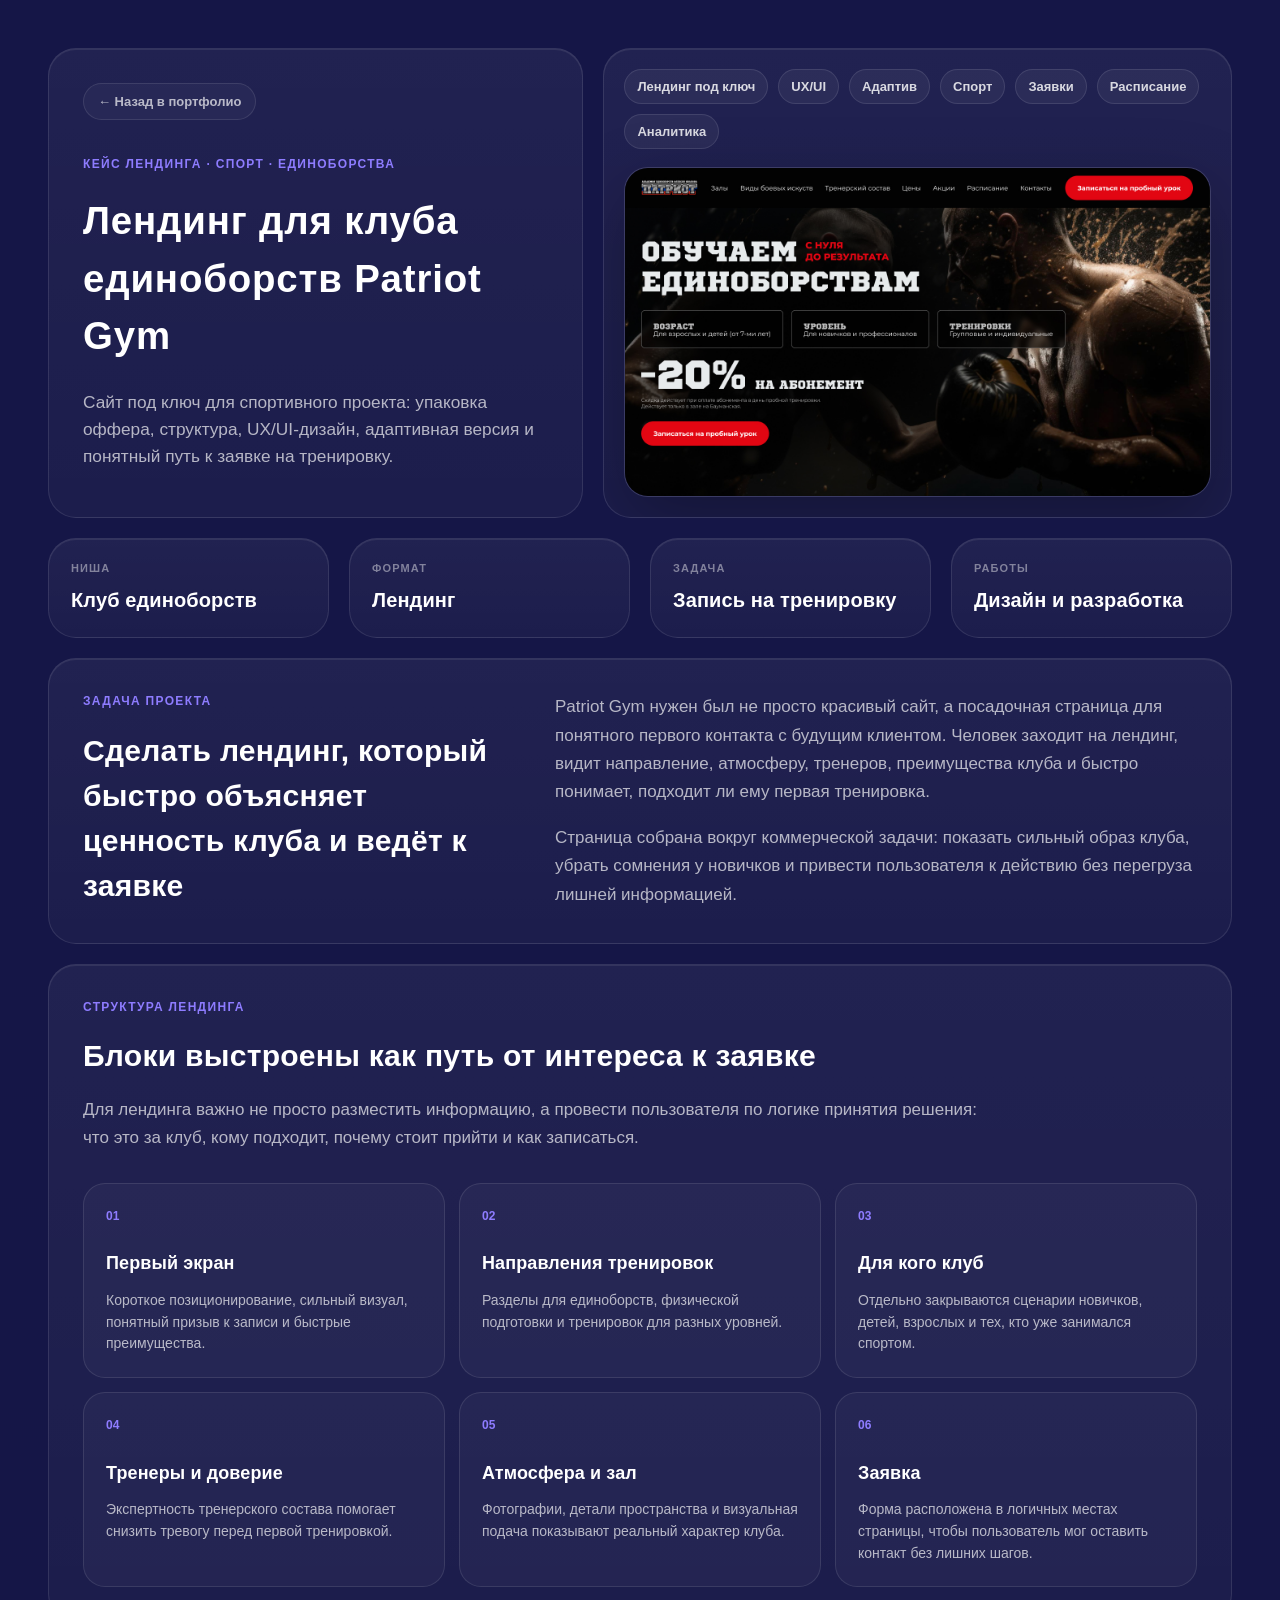
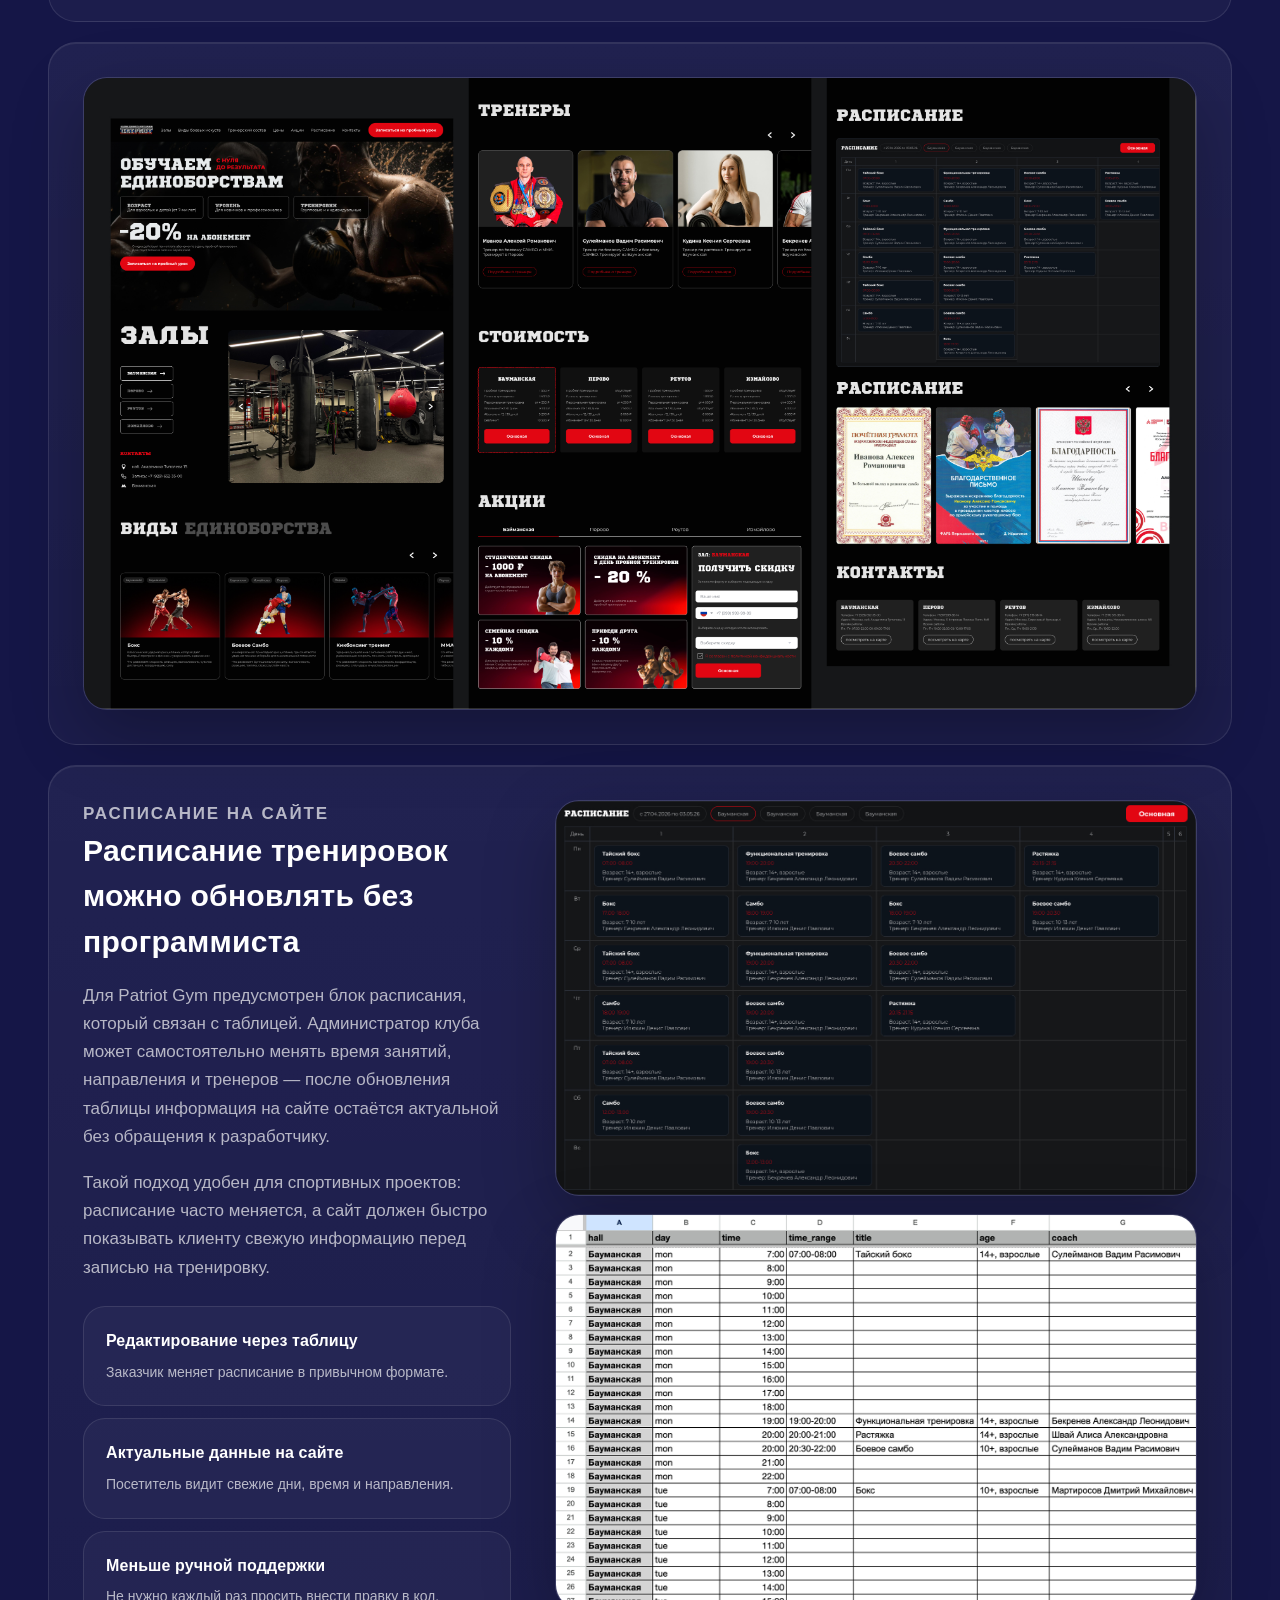
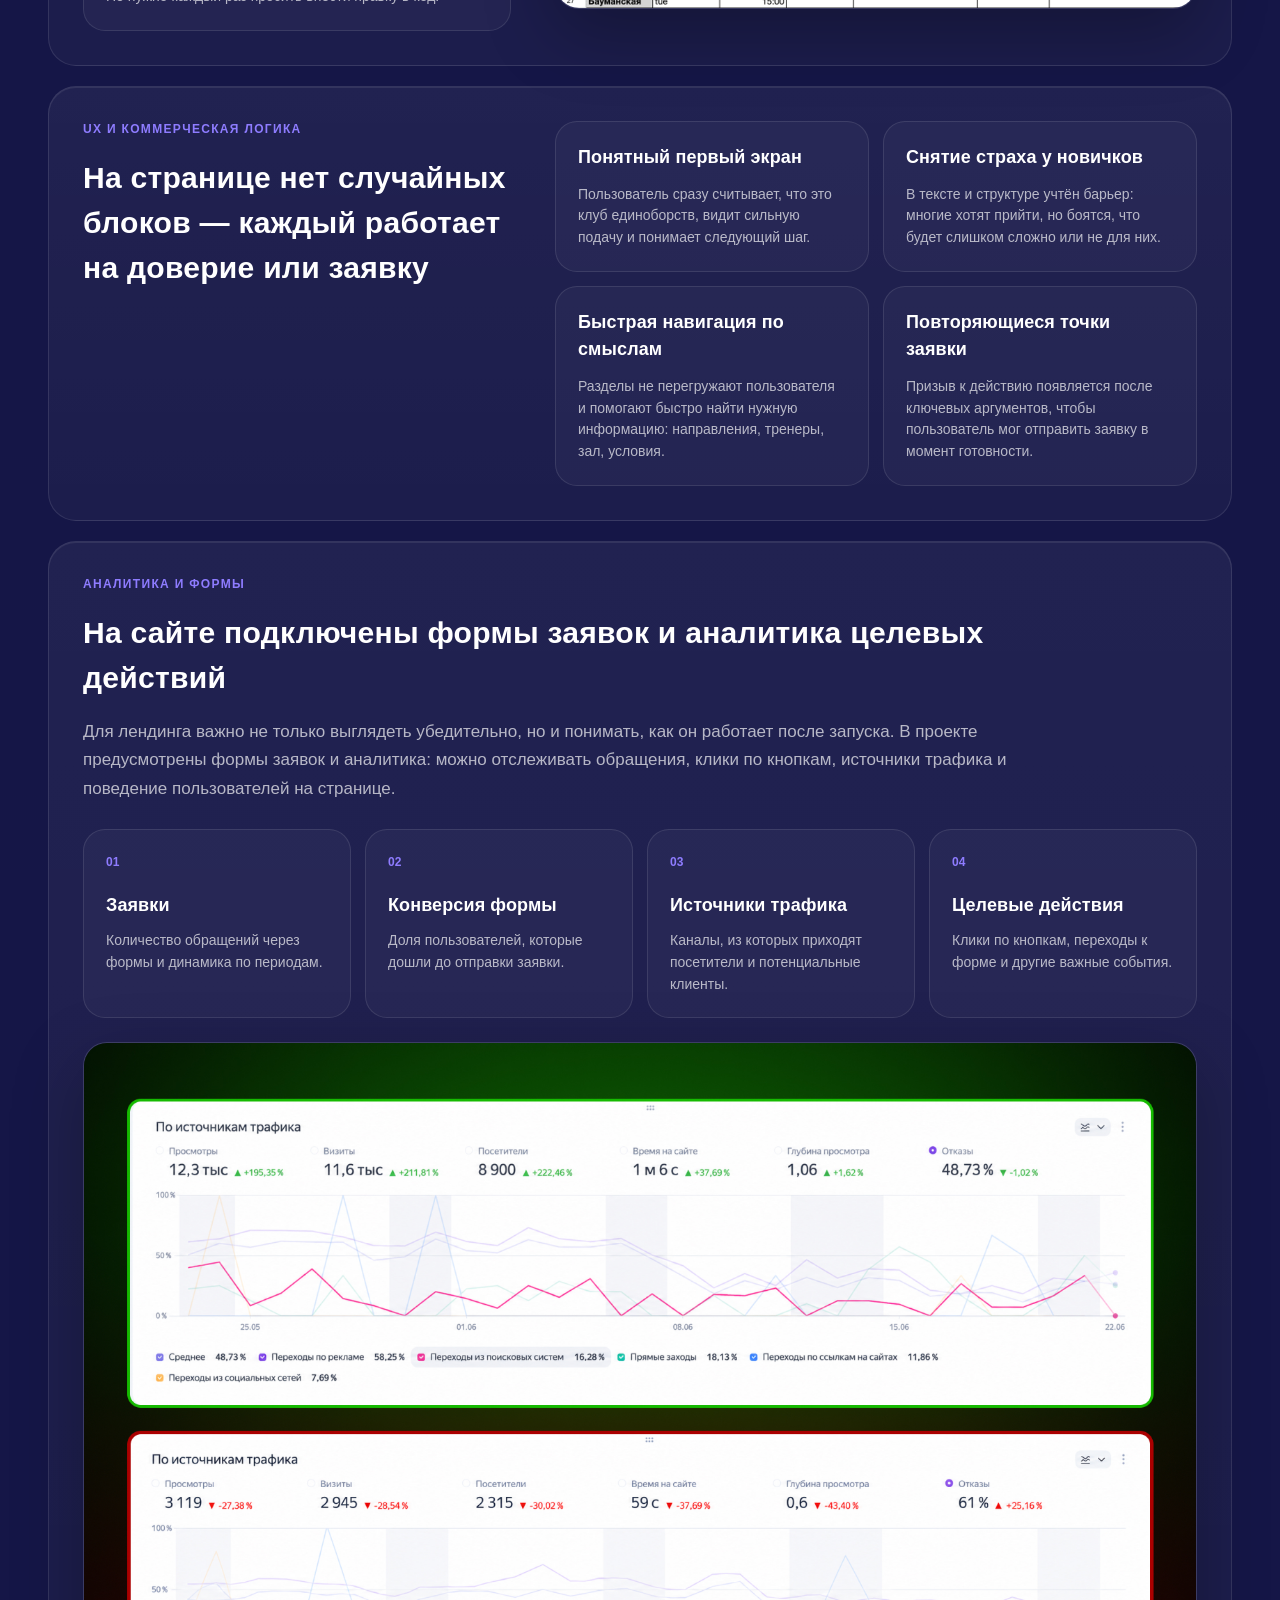
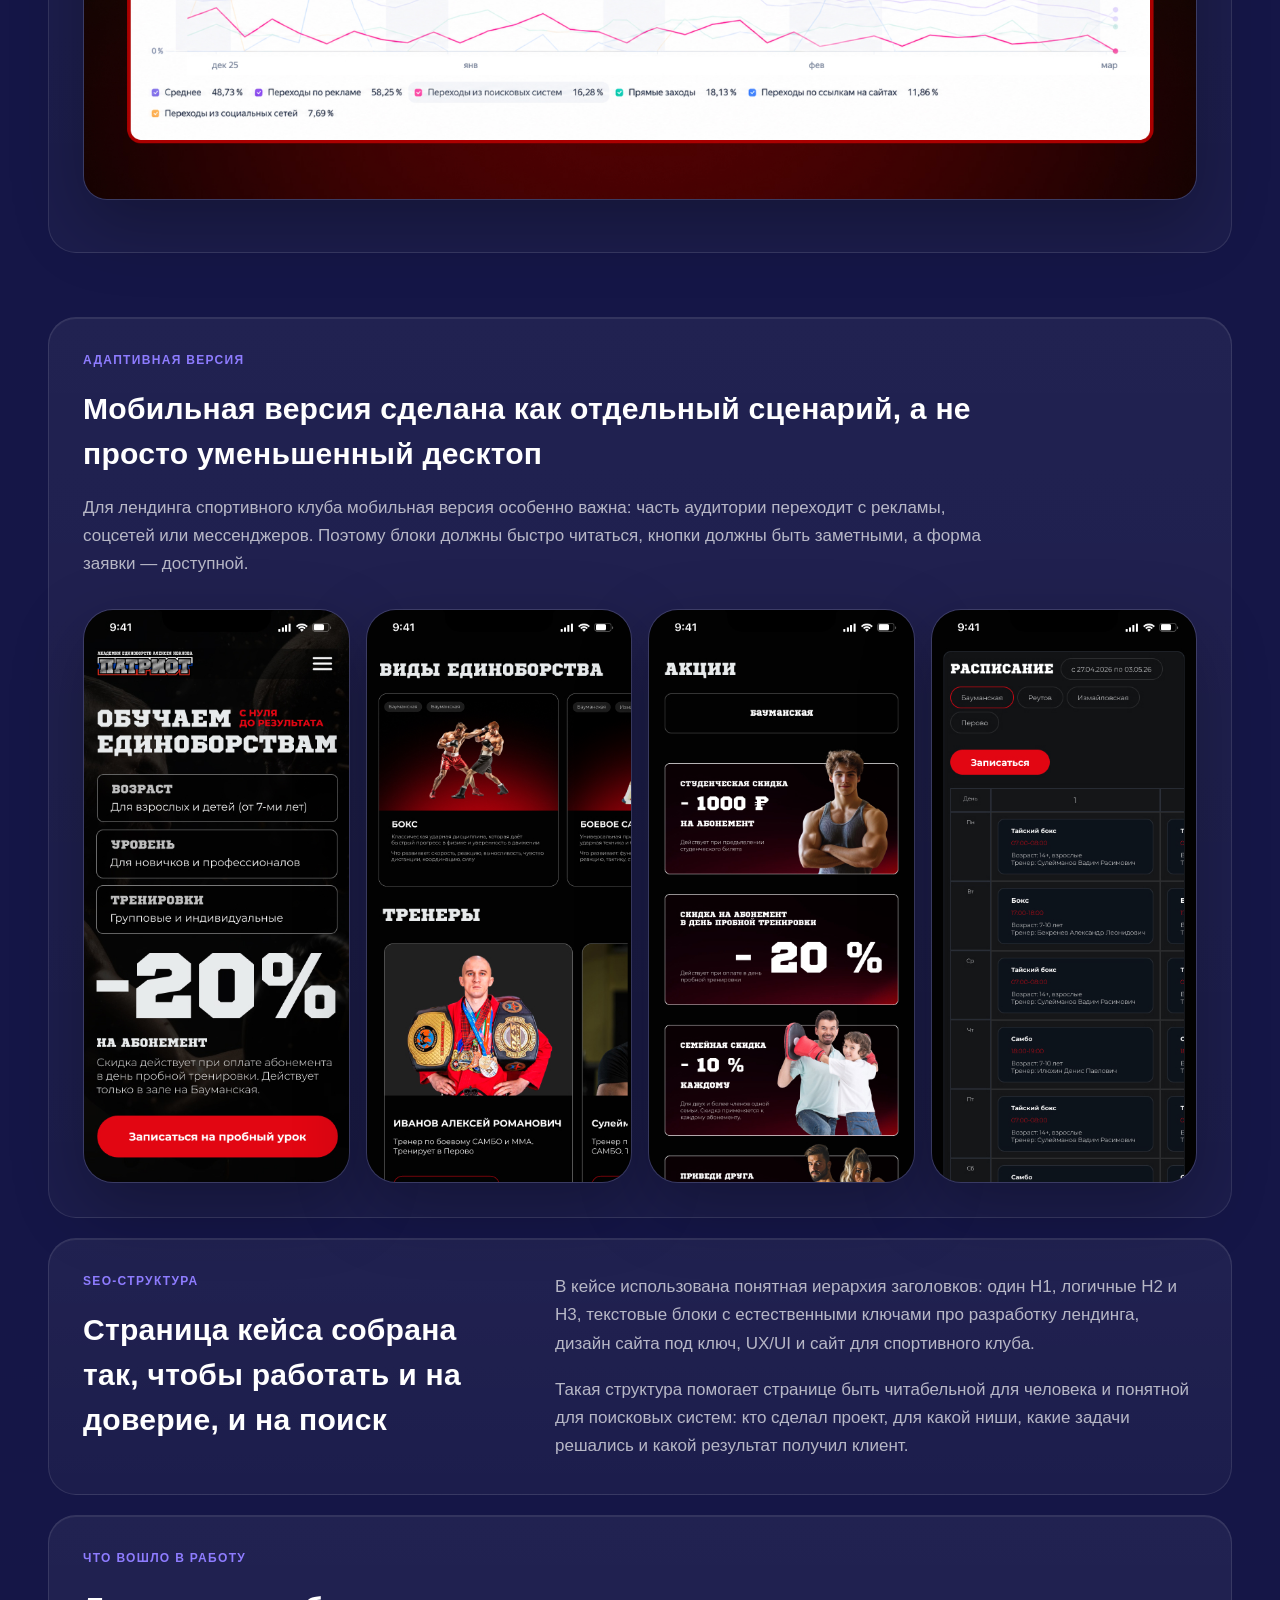
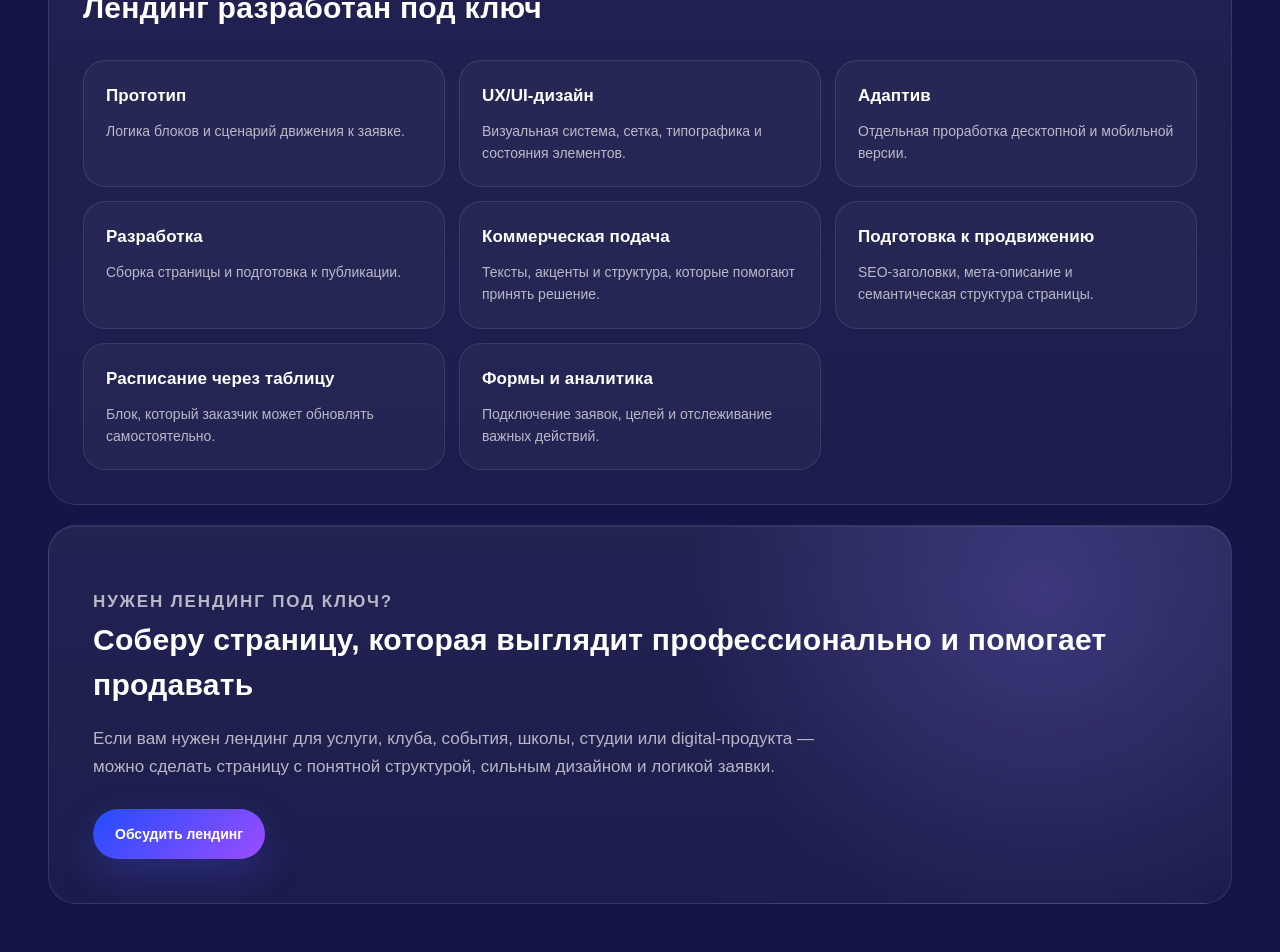
<file: portfolio/cases/landings/patriot-gym-landing/index.html>
<!doctype html>
<html lang="ru">
<head>
  <meta charset="utf-8">
  <meta name="viewport" content="width=device-width, initial-scale=1">
  <title>Кейс лендинга Patriot Gym — дизайн и разработка сайта под ключ</title>
  <meta name="description" content="Кейс разработки лендинга для клуба единоборств Patriot Gym: структура, UX/UI, адаптивная верстка, расписание через таблицу, формы заявок и аналитика.">
  <meta name="keywords" content="кейс лендинга, лендинг для клуба единоборств, разработка лендинга под ключ, дизайн сайта, UX UI дизайн, сайт для спортивного клуба, расписание на сайте, аналитика сайта, формы заявок, Patriot Gym">
  <meta name="robots" content="index, follow">
  <link rel="canonical" href="/portfolio/cases/landings/patriot-gym-landing/">
  <meta property="og:type" content="article">
  <meta property="og:title" content="Кейс лендинга Patriot Gym">
  <meta property="og:description" content="Лендинг под ключ для клуба единоборств: структура, дизайн, адаптив, расписание, формы заявок и аналитика.">
  <meta property="og:url" content="/portfolio/cases/landings/patriot-gym-landing/">
  <meta property="og:image" content="/Besay/portfolio/cases/landings/patriot-gym-landing/materials/07-og-cover/og-patriot-gym.webp">
  <meta name="twitter:card" content="summary_large_image">
  <link rel="stylesheet" href="./style.css">
  <script type="application/ld+json">
  {
    "@context": "https://schema.org",
    "@type": "CreativeWork",
    "name": "Кейс лендинга Patriot Gym",
    "headline": "Лендинг для клуба единоборств Patriot Gym",
    "description": "Кейс разработки лендинга под ключ для клуба единоборств: UX/UI, структура страницы, адаптивная версия, расписание через таблицу, формы заявок и аналитика.",
    "inLanguage": "ru",
    "about": ["разработка лендинга", "дизайн сайта", "UX/UI", "сайт для спортивного клуба", "аналитика сайта", "формы заявок"],
    "genre": "Портфолио веб-дизайнера"
  }
  </script>
</head>
<body>
  <main class="case-page">
    <section class="case-hero" aria-labelledby="case-title">
      <div class="case-hero__content">
        <a class="case-back" href="../../../">← Назад в портфолио</a>
        <p class="case-kicker">Кейс лендинга · спорт · единоборства</p>
        <h1 id="case-title">Лендинг для клуба единоборств Patriot Gym</h1>
        <p class="case-lead">Сайт под ключ для спортивного проекта: упаковка оффера, структура, UX/UI-дизайн, адаптивная версия и понятный путь к заявке на тренировку.</p>
      </div>
      <div class="case-hero__visual">
        <div class="case-tags case-tags--hero" aria-label="Ключевые направления работы">
          <span>Лендинг под ключ</span>
          <span>UX/UI</span>
          <span>Адаптив</span>
          <span>Спорт</span>
          <span>Заявки</span>
          <span>Расписание</span>
          <span>Аналитика</span>
        </div>
        <img class="case-image case-image--hero" src="./materials/patriot-block-hero.jpg" alt="Главный экран лендинга Patriot Gym">
      </div>
    </section>

    <section class="case-summary" aria-label="Кратко о проекте">
      <article>
        <span>Ниша</span>
        <strong>Клуб единоборств</strong>
      </article>
      <article>
        <span>Формат</span>
        <strong>Лендинг</strong>
      </article>
      <article>
        <span>Задача</span>
        <strong>Запись на тренировку</strong>
      </article>
      <article>
        <span>Работы</span>
        <strong>Дизайн и разработка</strong>
      </article>
    </section>

    <section class="case-section case-grid-2">
      <div>
        <p class="case-kicker">Задача проекта</p>
        <h2>Сделать лендинг, который быстро объясняет ценность клуба и ведёт к заявке</h2>
      </div>
      <div class="case-text">
        <p>Patriot Gym нужен был не просто красивый сайт, а посадочная страница для понятного первого контакта с будущим клиентом. Человек заходит на лендинг, видит направление, атмосферу, тренеров, преимущества клуба и быстро понимает, подходит ли ему первая тренировка.</p>
        <p>Страница собрана вокруг коммерческой задачи: показать сильный образ клуба, убрать сомнения у новичков и привести пользователя к действию без перегруза лишней информацией.</p>
      </div>
    </section>

    <section class="case-section">
      <div class="case-section__head">
        <p class="case-kicker">Структура лендинга</p>
        <h2>Блоки выстроены как путь от интереса к заявке</h2>
        <p>Для лендинга важно не просто разместить информацию, а провести пользователя по логике принятия решения: что это за клуб, кому подходит, почему стоит прийти и как записаться.</p>
      </div>
      <div class="case-steps">
        <article>
          <span>01</span>
          <h3>Первый экран</h3>
          <p>Короткое позиционирование, сильный визуал, понятный призыв к записи и быстрые преимущества.</p>
        </article>
        <article>
          <span>02</span>
          <h3>Направления тренировок</h3>
          <p>Разделы для единоборств, физической подготовки и тренировок для разных уровней.</p>
        </article>
        <article>
          <span>03</span>
          <h3>Для кого клуб</h3>
          <p>Отдельно закрываются сценарии новичков, детей, взрослых и тех, кто уже занимался спортом.</p>
        </article>
        <article>
          <span>04</span>
          <h3>Тренеры и доверие</h3>
          <p>Экспертность тренерского состава помогает снизить тревогу перед первой тренировкой.</p>
        </article>
        <article>
          <span>05</span>
          <h3>Атмосфера и зал</h3>
          <p>Фотографии, детали пространства и визуальная подача показывают реальный характер клуба.</p>
        </article>
        <article>
          <span>06</span>
          <h3>Заявка</h3>
          <p>Форма расположена в логичных местах страницы, чтобы пользователь мог оставить контакт без лишних шагов.</p>
        </article>
      </div>
    </section>

    <section class="case-shot-block">
      <img class="case-image case-image--full" src="./materials/patriot-block-full.jpg" alt="Полный скрин лендинга Patriot Gym">
    </section>

    <section class="case-section case-grid-2 case-schedule">
      <div class="case-text">
        <p class="case-kicker">Расписание на сайте</p>
        <h2>Расписание тренировок можно обновлять без программиста</h2>
        <p>Для Patriot Gym предусмотрен блок расписания, который связан с таблицей. Администратор клуба может самостоятельно менять время занятий, направления и тренеров — после обновления таблицы информация на сайте остаётся актуальной без обращения к разработчику.</p>
        <p>Такой подход удобен для спортивных проектов: расписание часто меняется, а сайт должен быстро показывать клиенту свежую информацию перед записью на тренировку.</p>
        <div class="case-feature-list" aria-label="Что удобно в расписании">
          <article><strong>Редактирование через таблицу</strong><span>Заказчик меняет расписание в привычном формате.</span></article>
          <article><strong>Актуальные данные на сайте</strong><span>Посетитель видит свежие дни, время и направления.</span></article>
          <article><strong>Меньше ручной поддержки</strong><span>Не нужно каждый раз просить внести правку в код.</span></article>
        </div>
      </div>
      <div class="case-schedule-shots" aria-label="Скрины расписания и таблицы">
        <img class="case-image case-image--ratio" src="./materials/patriot-block-schedule.jpg" alt="Скрин расписания тренировок на сайте Patriot Gym">
        <img class="case-image case-image--ratio" src="./materials/patriot-block-schedule-table.jpg" alt="Таблица для самостоятельного редактирования расписания заказчиком">
      </div>
    </section>

    <section class="case-section case-grid-2">
      <div>
        <p class="case-kicker">UX и коммерческая логика</p>
        <h2>На странице нет случайных блоков — каждый работает на доверие или заявку</h2>
      </div>
      <div class="case-list">
        <article>
          <h3>Понятный первый экран</h3>
          <p>Пользователь сразу считывает, что это клуб единоборств, видит сильную подачу и понимает следующий шаг.</p>
        </article>
        <article>
          <h3>Снятие страха у новичков</h3>
          <p>В тексте и структуре учтён барьер: многие хотят прийти, но боятся, что будет слишком сложно или не для них.</p>
        </article>
        <article>
          <h3>Быстрая навигация по смыслам</h3>
          <p>Разделы не перегружают пользователя и помогают быстро найти нужную информацию: направления, тренеры, зал, условия.</p>
        </article>
        <article>
          <h3>Повторяющиеся точки заявки</h3>
          <p>Призыв к действию появляется после ключевых аргументов, чтобы пользователь мог отправить заявку в момент готовности.</p>
        </article>
      </div>
    </section>

    <section class="case-section case-analytics">
      <div class="case-section__head">
        <p class="case-kicker">Аналитика и формы</p>
        <h2>На сайте подключены формы заявок и аналитика целевых действий</h2>
        <p>Для лендинга важно не только выглядеть убедительно, но и понимать, как он работает после запуска. В проекте предусмотрены формы заявок и аналитика: можно отслеживать обращения, клики по кнопкам, источники трафика и поведение пользователей на странице.</p>
      </div>
      <div class="case-metrics">
        <article><span>01</span><strong>Заявки</strong><p>Количество обращений через формы и динамика по периодам.</p></article>
        <article><span>02</span><strong>Конверсия формы</strong><p>Доля пользователей, которые дошли до отправки заявки.</p></article>
        <article><span>03</span><strong>Источники трафика</strong><p>Каналы, из которых приходят посетители и потенциальные клиенты.</p></article>
        <article><span>04</span><strong>Целевые действия</strong><p>Клики по кнопкам, переходы к форме и другие важные события.</p></article>
      </div>
      <div class="case-analytics-shot">
        <img class="case-image case-image--ratio" src="./materials/patriot-block-schedule-analytik.jpg" alt="Скрин аналитики и форм заявок Patriot Gym">
      </div>
    </section>

    <section class="case-section">
      <div class="case-section__head">
        <p class="case-kicker">Адаптивная версия</p>
        <h2>Мобильная версия сделана как отдельный сценарий, а не просто уменьшенный десктоп</h2>
        <p>Для лендинга спортивного клуба мобильная версия особенно важна: часть аудитории переходит с рекламы, соцсетей или мессенджеров. Поэтому блоки должны быстро читаться, кнопки должны быть заметными, а форма заявки — доступной.</p>
      </div>
      <div class="case-mobile-grid">
        <img class="case-image case-image--mobile" src="./materials/Phone%201.jpg" alt="Мобильная версия Patriot Gym — первый экран">
        <img class="case-image case-image--mobile" src="./materials/Phone%202.jpg" alt="Мобильная версия Patriot Gym — тренер и виды тренировок">
        <img class="case-image case-image--mobile" src="./materials/Phone%203.jpg" alt="Мобильная версия Patriot Gym — акции">
        <img class="case-image case-image--mobile" src="./materials/Phone%204.jpg" alt="Мобильная версия Patriot Gym — расписание">
      </div>
    </section>

    <section class="case-section case-grid-2">
      <div>
        <p class="case-kicker">SEO-структура</p>
        <h2>Страница кейса собрана так, чтобы работать и на доверие, и на поиск</h2>
      </div>
      <div class="case-text">
        <p>В кейсе использована понятная иерархия заголовков: один H1, логичные H2 и H3, текстовые блоки с естественными ключами про разработку лендинга, дизайн сайта под ключ, UX/UI и сайт для спортивного клуба.</p>
        <p>Такая структура помогает странице быть читабельной для человека и понятной для поисковых систем: кто сделал проект, для какой ниши, какие задачи решались и какой результат получил клиент.</p>
      </div>
    </section>

    <section class="case-section">
      <div class="case-section__head">
        <p class="case-kicker">Что вошло в работу</p>
        <h2>Лендинг разработан под ключ</h2>
      </div>
      <div class="case-result-grid">
        <article><strong>Прототип</strong><span>Логика блоков и сценарий движения к заявке.</span></article>
        <article><strong>UX/UI-дизайн</strong><span>Визуальная система, сетка, типографика и состояния элементов.</span></article>
        <article><strong>Адаптив</strong><span>Отдельная проработка десктопной и мобильной версии.</span></article>
        <article><strong>Разработка</strong><span>Сборка страницы и подготовка к публикации.</span></article>
        <article><strong>Коммерческая подача</strong><span>Тексты, акценты и структура, которые помогают принять решение.</span></article>
        <article><strong>Подготовка к продвижению</strong><span>SEO-заголовки, мета-описание и семантическая структура страницы.</span></article>
        <article><strong>Расписание через таблицу</strong><span>Блок, который заказчик может обновлять самостоятельно.</span></article>
        <article><strong>Формы и аналитика</strong><span>Подключение заявок, целей и отслеживание важных действий.</span></article>
      </div>
    </section>

    <section class="case-cta" id="request">
      <p class="case-kicker">Нужен лендинг под ключ?</p>
      <h2>Соберу страницу, которая выглядит профессионально и помогает продавать</h2>
      <p>Если вам нужен лендинг для услуги, клуба, события, школы, студии или digital-продукта — можно сделать страницу с понятной структурой, сильным дизайном и логикой заявки.</p>
      <a class="case-btn" href="#">Обсудить лендинг</a>
    </section>
  </main>
</body>
</html>
</file>
<file: portfolio/cases/landings/patriot-gym-landing/style.css>
:root {
  --bg: #151647;
  --panel: #060914;
  --card: rgba(255, 255, 255, .045);
  --card-2: rgba(255, 255, 255, .07);
  --border: rgba(255, 255, 255, .10);
  --text: #ffffff;
  --muted: rgba(255, 255, 255, .68);
  --muted-2: rgba(255, 255, 255, .44);
  --accent: #8e7cff;
  --accent-2: #5d8bff;
  --grad: linear-gradient(135deg, #224cff, #9b4dff);
  --radius: 28px;
  --gap: 20px;
}

* {
  box-sizing: border-box;
}

html {
  scroll-behavior: smooth;
}

body {
  margin: 0;
  background: #151647;
  color: var(--text);
  font-family: Inter, Arial, sans-serif;
}

a {
  color: inherit;
  text-decoration: none;
}

.case-page {
  width: min(1440px, 100%);
  margin: 0 auto;
  padding: 48px;
}

.case-hero {
  display: grid;
  grid-template-columns: minmax(0, .95fr) minmax(420px, 1.05fr);
  gap: var(--gap);
  align-items: stretch;
  min-height: 620px;
}

.case-hero__content,
.case-hero__visual,
.case-summary article,
.case-section,
.case-shot-block,
.case-cta {
  border: 1px solid var(--border);
  border-radius: var(--radius);
  background: linear-gradient(180deg, rgba(255, 255, 255, .055), rgba(255, 255, 255, .03));
  box-shadow: inset 0 1px 0 rgba(255, 255, 255, .08);
}

.case-hero__content {
  display: flex;
  flex-direction: column;
  justify-content: flex-end;
  padding: 34px;
}

.case-back {
  width: max-content;
  display: inline-flex;
  align-items: center;
  margin-bottom: auto;
  padding: 10px 14px;
  border: 1px solid var(--border);
  border-radius: 999px;
  color: var(--muted);
  font-size: 13px;
  font-weight: 800;
  background: rgba(255, 255, 255, .035);
}

.case-kicker {
  margin: 0 0 18px;
  color: var(--accent);
  font-size: 12px;
  line-height: 1.35;
  font-weight: 900;
  letter-spacing: .11em;
  text-transform: uppercase;
}

.case-hero h1 {
  max-width: 760px;
  margin: 0;
  color: var(--text);
  font-size: clamp(34px, 4.2vw, 62px);
  line-height: 1.38;
  letter-spacing: .01em;
  font-weight: 900;
}

.case-lead {
  max-width: 760px;
  margin: 24px 0 0;
  color: var(--muted);
  font-size: clamp(17px, 1.35vw, 22px);
  line-height: 1.55;
}

.case-tags {
  display: flex;
  flex-wrap: wrap;
  gap: 10px;
  margin-top: 28px;
}

.case-tags span {
  display: inline-flex;
  align-items: center;
  min-height: 34px;
  padding: 9px 12px;
  border: 1px solid var(--border);
  border-radius: 999px;
  background: rgba(255, 255, 255, .05);
  color: rgba(255, 255, 255, .82);
  font-size: 13px;
  font-weight: 780;
}

.case-hero__visual {
  padding: 20px;
}

.case-placeholder {
  position: relative;
  width: 100%;
  min-height: 360px;
  display: flex;
  flex-direction: column;
  justify-content: flex-end;
  gap: 8px;
  padding: 26px;
  border: 1px dashed rgba(255, 255, 255, .22);
  border-radius: 24px;
  overflow: hidden;
  background:
    radial-gradient(circle at 24% 22%, rgba(93, 139, 255, .28), transparent 32%),
    radial-gradient(circle at 84% 20%, rgba(155, 77, 255, .24), transparent 34%),
    linear-gradient(135deg, rgba(255, 255, 255, .08), rgba(255, 255, 255, .025));
}

.case-placeholder::before {
  content: "";
  position: absolute;
  inset: 18px;
  border-radius: 18px;
  background: linear-gradient(135deg, transparent, rgba(255, 255, 255, .07));
  opacity: .8;
}

.case-placeholder span,
.case-placeholder strong,
.case-placeholder em {
  position: relative;
  z-index: 1;
}

.case-placeholder span {
  width: max-content;
  padding: 7px 10px;
  border: 1px solid var(--border);
  border-radius: 999px;
  color: var(--muted);
  font-size: 11px;
  font-weight: 850;
  line-height: 1.25;
  text-transform: uppercase;
}

.case-placeholder strong {
  font-size: 22px;
  line-height: 1.46;
  font-weight: 900;
  letter-spacing: .006em;
}

.case-placeholder em {
  max-width: 420px;
  color: var(--muted-2);
  font-size: 14px;
  line-height: 1.5;
  font-style: normal;
}

.case-placeholder--hero {
  height: 100%;
  min-height: 580px;
}

.case-placeholder--wide {
  min-height: 680px;
}

.case-placeholder--square {
  aspect-ratio: 1 / 1;
  min-height: auto;
}

.case-placeholder--mobile {
  min-height: 520px;
  border-radius: 30px;
}

.case-placeholder--ratio {
  aspect-ratio: 16 / 9;
  min-height: 0;
  height: auto;
}

.case-summary {
  display: grid;
  grid-template-columns: repeat(4, minmax(0, 1fr));
  gap: var(--gap);
  margin-top: var(--gap);
}

.case-summary article {
  padding: 22px;
}

.case-summary span {
  display: block;
  margin-bottom: 10px;
  color: var(--muted-2);
  font-size: 11px;
  font-weight: 900;
  line-height: 1.35;
  letter-spacing: .1em;
  text-transform: uppercase;
}

.case-summary strong {
  display: block;
  color: var(--text);
  font-size: 20px;
  line-height: 1.48;
  letter-spacing: .006em;
}

.case-section,
.case-shot-block,
.case-cta {
  margin-top: var(--gap);
  padding: 34px;
}

.case-grid-2 {
  display: grid;
  grid-template-columns: minmax(280px, .8fr) minmax(0, 1.2fr);
  gap: 44px;
}

.case-section h2,
.case-cta h2 {
  margin: 0;
  color: var(--text);
  font-size: clamp(25px, 2.35vw, 38px);
  line-height: 1.5;
  letter-spacing: .008em;
  font-weight: 900;
}

.case-section__head {
  max-width: 900px;
}

.case-section__head p:not(.case-kicker),
.case-text p,
.case-cta p {
  margin: 18px 0 0;
  color: var(--muted);
  font-size: 17px;
  line-height: 1.66;
}

.case-text p:first-child {
  margin-top: 0;
}

.case-steps,
.case-result-grid {
  display: grid;
  grid-template-columns: repeat(3, minmax(0, 1fr));
  gap: 14px;
  margin-top: 30px;
}

.case-list {
  display: grid;
  grid-template-columns: repeat(2, minmax(0, 1fr));
  gap: 14px;
}

.case-steps article,
.case-list article,
.case-result-grid article,
.case-feature-list article,
.case-metrics article {
  padding: 22px;
  border: 1px solid var(--border);
  border-radius: 22px;
  background: rgba(255, 255, 255, .035);
}

.case-steps span {
  display: inline-flex;
  margin-bottom: 26px;
  color: var(--accent);
  font-size: 12px;
  font-weight: 900;
  line-height: 1.3;
}

.case-steps h3,
.case-list h3 {
  margin: 0;
  color: var(--text);
  font-size: 18px;
  line-height: 1.54;
  letter-spacing: .006em;
}

.case-steps p,
.case-list p {
  margin: 12px 0 0;
  color: var(--muted);
  font-size: 14px;
  line-height: 1.55;
}

.case-design,
.case-schedule {
  align-items: center;
}

.case-feature-list {
  display: grid;
  grid-template-columns: 1fr;
  gap: 12px;
  margin-top: 24px;
}

.case-feature-list strong {
  display: block;
  color: var(--text);
  font-size: 16px;
  line-height: 1.54;
  letter-spacing: .006em;
}

.case-feature-list span {
  display: block;
  margin-top: 8px;
  color: var(--muted);
  font-size: 14px;
  line-height: 1.55;
}

.case-schedule-shots {
  display: grid;
  grid-template-columns: 1fr;
  gap: 14px;
}

.case-placeholder--schedule {
  min-height: 0;
}

.case-analytics .case-section__head {
  max-width: 960px;
}

.case-metrics {
  display: grid;
  grid-template-columns: repeat(4, minmax(0, 1fr));
  gap: 14px;
  margin-top: 30px;
}

.case-metrics span {
  display: inline-flex;
  margin-bottom: 22px;
  color: var(--accent);
  font-size: 12px;
  font-weight: 900;
  line-height: 1.3;
}

.case-metrics strong {
  display: block;
  color: var(--text);
  font-size: 18px;
  line-height: 1.54;
  letter-spacing: .006em;
}

.case-metrics p {
  margin: 10px 0 0;
  color: var(--muted);
  font-size: 14px;
  line-height: 1.55;
}

.case-analytics-shot {
  margin-top: 18px;
}

.case-placeholder--analytics {
  aspect-ratio: 16 / 9;
  min-height: 0;
  height: auto;
}

.case-mobile-grid {
  display: grid;
  grid-template-columns: repeat(4, minmax(0, 1fr));
  gap: 16px;
  margin-top: 30px;
}

.case-result-grid strong {
  display: block;
  color: var(--text);
  font-size: 17px;
  line-height: 1.54;
  letter-spacing: .006em;
}

.case-result-grid span {
  display: block;
  margin-top: 12px;
  color: var(--muted);
  font-size: 14px;
  line-height: 1.55;
}

.case-cta {
  position: relative;
  overflow: hidden;
  padding: 44px;
  background:
    radial-gradient(circle at 84% 18%, rgba(142, 124, 255, .25), transparent 34%),
    linear-gradient(180deg, rgba(255, 255, 255, .06), rgba(255, 255, 255, .03));
}

.case-cta p {
  max-width: 760px;
}

.case-btn {
  display: inline-flex;
  align-items: center;
  justify-content: center;
  min-height: 50px;
  margin-top: 28px;
  padding: 0 22px;
  border-radius: 999px;
  background: var(--grad);
  color: #fff;
  font-size: 14px;
  font-weight: 900;
  box-shadow: 0 16px 40px rgba(80, 80, 255, .26);
}

@media (max-width: 980px) {
  .case-page {
    padding: 24px 16px 36px;
  }

  .case-hero {
    grid-template-columns: 1fr;
    min-height: auto;
  }

  .case-hero__content {
    min-height: 560px;
    padding: 24px;
  }

  .case-hero h1 {
    font-size: clamp(32px, 10vw, 54px);
    line-height: 1.38;
  }

  .case-placeholder--hero {
    min-height: 420px;
  }

  .case-summary,
  .case-metrics {
    grid-template-columns: repeat(2, minmax(0, 1fr));
    gap: 12px;
  }

  .case-section,
  .case-shot-block,
  .case-cta {
    padding: 24px;
    margin-top: 16px;
    border-radius: 24px;
  }

  .case-grid-2 {
    grid-template-columns: 1fr;
    gap: 24px;
  }

  .case-steps,
  .case-result-grid {
    grid-template-columns: 1fr 1fr;
    gap: 12px;
  }

  .case-list {
    grid-template-columns: 1fr;
  }

  .case-mobile-grid {
    grid-template-columns: repeat(2, minmax(0, 1fr));
    gap: 12px;
  }

  .case-placeholder--wide {
    min-height: 520px;
  }

  .case-placeholder--mobile {
    min-height: 430px;
  }

  .case-section h2,
  .case-cta h2 {
    font-size: clamp(25px, 7vw, 38px);
    line-height: 1.5;
  }
}

@media (max-width: 620px) {
  .case-page {
    padding: 14px 12px 28px;
  }

  .case-hero__content {
    min-height: 520px;
    padding: 20px;
    border-radius: 22px;
  }

  .case-hero__visual {
    padding: 12px;
    border-radius: 22px;
  }

  .case-tags {
    gap: 8px;
  }

  .case-tags span {
    min-height: 30px;
    padding: 7px 10px;
    font-size: 12px;
  }

  .case-summary,
  .case-metrics {
    grid-template-columns: 1fr;
  }

  .case-summary article,
  .case-steps article,
  .case-list article,
  .case-result-grid article,
  .case-feature-list article,
  .case-metrics article {
    padding: 18px;
    border-radius: 20px;
  }

  .case-section,
  .case-shot-block,
  .case-cta {
    padding: 20px;
    border-radius: 22px;
  }

  .case-section__head p:not(.case-kicker),
  .case-text p,
  .case-cta p {
    font-size: 15px;
    line-height: 1.58;
  }

  .case-steps,
  .case-result-grid {
    grid-template-columns: 1fr;
  }

  .case-mobile-grid {
    grid-template-columns: 1fr 1fr;
  }

  .case-feature-list {
    margin-top: 18px;
  }

  .case-analytics-shot {
    margin-top: 14px;
  }

  .case-placeholder {
    padding: 18px;
    border-radius: 20px;
  }

  .case-placeholder strong {
    font-size: 18px;
    line-height: 1.48;
  }

  .case-placeholder--hero {
    min-height: 340px;
  }

  .case-placeholder--wide {
    min-height: 420px;
  }

  .case-placeholder--mobile {
    min-height: 360px;
    border-radius: 24px;
  }

  .case-placeholder--ratio,
  .case-placeholder--analytics,
  .case-placeholder--schedule {
    aspect-ratio: 16 / 9;
    min-height: 0;
  }

  .case-btn {
    width: 100%;
  }
}

/* REAL CASE IMAGES */
.case-image {
  display: block;
  width: 100%;
  border: 1px solid var(--border);
  border-radius: 24px;
  background: rgba(255, 255, 255, .035);
  box-shadow: 0 24px 70px rgba(0, 0, 0, .28);
  object-fit: cover;
}

.case-image--hero {
  height: 100%;
  min-height: 580px;
}

.case-image--full {
  height: auto;
  max-height: none;
  object-fit: contain;
}

.case-image--ratio {
  aspect-ratio: 16 / 9;
}

.case-image--mobile {
  aspect-ratio: 9 / 18.5;
  border-radius: 30px;
  object-fit: cover;
}

@media (max-width: 980px) {
  .case-image--hero {
    min-height: 420px;
  }

  .case-image--mobile {
    border-radius: 24px;
  }
}

@media (max-width: 620px) {
  .case-image {
    border-radius: 20px;
  }

  .case-image--hero {
    min-height: 340px;
  }

  .case-image--mobile {
    border-radius: 22px;
  }
}
/* END REAL CASE IMAGES */

/* IMAGE SIZE FIX V11 */
.case-hero__visual,
.case-shot-block,
.case-schedule-shots,
.case-analytics-shot,
.case-mobile-grid,
.case-design > div:last-child {
  min-width: 0;
  overflow: hidden;
}

.case-image {
  display: block !important;
  width: 100% !important;
  max-width: 100% !important;
  min-width: 0 !important;
  height: auto;
  max-height: 100%;
  object-fit: contain !important;
  object-position: center top;
  overflow: hidden;
}

.case-image--hero {
  height: 100% !important;
  min-height: 0 !important;
  max-height: 640px;
  object-fit: contain !important;
}

.case-image--full {
  height: clamp(360px, 58vw, 820px) !important;
  max-height: 820px;
  object-fit: contain !important;
  object-position: center top;
}

.case-schedule-shots .case-image--ratio {
  aspect-ratio: 16 / 9;
  height: clamp(210px, 27vw, 380px) !important;
  object-fit: contain !important;
}

.case-image--mobile {
  aspect-ratio: 9 / 18.5;
  height: clamp(390px, 42vw, 660px) !important;
  object-fit: contain !important;
  object-position: center top;
}

.case-placeholder--ratio,
.case-placeholder--analytics {
  width: 100%;
  aspect-ratio: 16 / 9;
  min-height: 0 !important;
  height: auto !important;
}

@media (max-width: 980px) {
  .case-image--hero {
    height: auto !important;
    max-height: 520px;
  }

  .case-image--full {
    height: clamp(300px, 68vw, 620px) !important;
  }

  .case-schedule-shots .case-image--ratio {
    height: auto !important;
    aspect-ratio: 16 / 9;
  }

  .case-image--mobile {
    height: clamp(340px, 72vw, 560px) !important;
  }
}

@media (max-width: 620px) {
  .case-image--hero {
    max-height: 380px;
  }

  .case-image--full {
    height: clamp(260px, 78vw, 460px) !important;
  }

  .case-image--mobile {
    height: clamp(280px, 80vw, 430px) !important;
  }
}
/* END IMAGE SIZE FIX V11 */


/* HERO UPDATE V12 */
.case-hero {
  min-height: 0 !important;
  align-items: start !important;
}

.case-hero__content {
  justify-content: flex-start !important;
  min-height: 0 !important;
}

.case-back {
  margin-bottom: 44px !important;
}

.case-hero .case-kicker {
  margin-bottom: 22px !important;
}

.case-hero h1 {
  font-size: clamp(30px, 3.15vw, 48px) !important;
  line-height: 1.52 !important;
  letter-spacing: .018em !important;
}

.case-hero__visual {
  display: flex !important;
  flex-direction: column !important;
  gap: 16px !important;
  height: auto !important;
  min-height: 0 !important;
  align-self: start !important;
}

.case-tags--hero {
  margin: 0 !important;
  justify-content: flex-start !important;
}

.case-image--hero {
  width: 100% !important;
  aspect-ratio: 16 / 9 !important;
  height: auto !important;
  min-height: 0 !important;
  max-height: none !important;
  object-fit: contain !important;
  object-position: center center !important;
}

@media (max-width: 980px) {
  .case-back {
    margin-bottom: 32px !important;
  }

  .case-hero h1 {
    font-size: clamp(28px, 8vw, 42px) !important;
    line-height: 1.48 !important;
  }

  .case-hero__visual {
    gap: 14px !important;
  }
}

@media (max-width: 620px) {
  .case-back {
    margin-bottom: 28px !important;
  }

  .case-hero .case-kicker {
    margin-bottom: 18px !important;
  }

  .case-hero h1 {
    font-size: clamp(25px, 8.2vw, 34px) !important;
    line-height: 1.46 !important;
    letter-spacing: .014em !important;
  }

  .case-tags--hero {
    margin-bottom: 0 !important;
  }
}
/* END HERO UPDATE V12 */


/* HERO STRICT FIX V13 */
.case-page .case-hero {
  display: grid !important;
  grid-template-columns: minmax(360px, .92fr) minmax(520px, 1.08fr) !important;
  gap: 20px !important;
  align-items: start !important;
  min-height: 0 !important;
}

.case-page .case-hero__content,
.case-page .case-hero__visual {
  align-self: start !important;
  height: auto !important;
  min-height: 0 !important;
}

.case-page .case-hero__content {
  padding: 34px !important;
  justify-content: flex-start !important;
}

.case-page .case-back {
  margin: 0 0 36px 0 !important;
}

.case-page .case-hero .case-kicker {
  margin: 0 0 20px 0 !important;
}

.case-page .case-hero h1 {
  max-width: 620px !important;
  font-size: clamp(30px, 3vw, 44px) !important;
  line-height: 1.5 !important;
  letter-spacing: .022em !important;
}

.case-page .case-lead {
  max-width: 620px !important;
  margin-top: 24px !important;
}

.case-page .case-hero__visual {
  display: flex !important;
  flex-direction: column !important;
  justify-content: flex-start !important;
  gap: 18px !important;
  padding: 20px !important;
  overflow: hidden !important;
}

.case-page .case-tags--hero {
  order: 0 !important;
  width: 100% !important;
  display: flex !important;
  flex-wrap: wrap !important;
  justify-content: flex-start !important;
  gap: 10px !important;
  margin: 0 !important;
}

.case-page .case-image--hero {
  order: 1 !important;
  display: block !important;
  width: 100% !important;
  max-width: 100% !important;
  aspect-ratio: 16 / 9 !important;
  height: auto !important;
  min-height: 0 !important;
  max-height: none !important;
  object-fit: contain !important;
  object-position: center center !important;
  flex: 0 0 auto !important;
  margin: 0 !important;
}

@media (max-width: 980px) {
  .case-page .case-hero {
    grid-template-columns: 1fr !important;
  }

  .case-page .case-back {
    margin-bottom: 28px !important;
  }

  .case-page .case-hero h1 {
    max-width: none !important;
    font-size: clamp(28px, 7vw, 40px) !important;
    line-height: 1.46 !important;
  }
}

@media (max-width: 620px) {
  .case-page {
    padding: 16px !important;
  }

  .case-page .case-hero__content,
  .case-page .case-hero__visual {
    padding: 18px !important;
  }

  .case-page .case-back {
    margin-bottom: 24px !important;
  }

  .case-page .case-hero .case-kicker {
    margin-bottom: 16px !important;
  }

  .case-page .case-hero h1 {
    font-size: clamp(25px, 8vw, 32px) !important;
    line-height: 1.44 !important;
    letter-spacing: .018em !important;
  }
}
/* END HERO STRICT FIX V13 */

/* IMAGE CONTAINERS ADAPT V14 */
.case-page .case-image:not(.case-image--hero) {
  width: 100% !important;
  max-width: 100% !important;
  height: auto !important;
  min-height: 0 !important;
  max-height: none !important;
  aspect-ratio: auto !important;
  object-fit: contain !important;
  object-position: center top !important;
}

.case-page .case-shot-block,
.case-page .case-schedule-shots,
.case-page .case-mobile-grid {
  align-items: start !important;
}

.case-page .case-shot-block {
  height: auto !important;
  min-height: 0 !important;
}

.case-page .case-shot-block .case-image,
.case-page .case-schedule-shots .case-image,
.case-page .case-mobile-grid .case-image {
  display: block !important;
  flex: 0 0 auto !important;
}

.case-page .case-schedule-shots .case-image--ratio {
  aspect-ratio: auto !important;
  height: auto !important;
}

.case-page .case-image--mobile {
  aspect-ratio: auto !important;
  height: auto !important;
}

.case-page .case-analytics-shot,
.case-page .case-placeholder--analytics {
  aspect-ratio: 16 / 9 !important;
  height: auto !important;
  min-height: 0 !important;
}

.case-page .case-placeholder--analytics {
  justify-content: flex-end !important;
}

@media (max-width: 620px) {
  .case-page .case-mobile-grid {
    grid-template-columns: 1fr 1fr !important;
    align-items: start !important;
  }
}
/* END IMAGE CONTAINERS ADAPT V14 */

/* IMAGE AUTO-FIT FIX V15 */
.case-page .case-image {
  display: block !important;
  width: 100% !important;
  max-width: 100% !important;
  height: auto !important;
  min-height: 0 !important;
  max-height: none !important;
  aspect-ratio: auto !important;
  object-fit: contain !important;
  object-position: center top !important;
  vertical-align: top !important;
}

.case-page .case-shot-block,
.case-page .case-schedule-shots,
.case-page .case-mobile-grid,
.case-page .case-design > div:last-child,
.case-page .case-analytics-shot {
  height: auto !important;
  min-height: 0 !important;
  align-items: start !important;
  align-content: start !important;
  overflow: visible !important;
}

.case-page .case-shot-block .case-image,
.case-page .case-schedule-shots .case-image,
.case-page .case-design .case-image,
.case-page .case-mobile-grid .case-image {
  flex: 0 0 auto !important;
  align-self: start !important;
}

.case-page .case-schedule-shots {
  grid-auto-rows: max-content !important;
}

.case-page .case-mobile-grid {
  grid-auto-rows: max-content !important;
}

.case-page .case-image--hero {
  aspect-ratio: 16 / 9 !important;
  height: auto !important;
  object-fit: contain !important;
  object-position: center center !important;
}

.case-page .case-placeholder--analytics {
  aspect-ratio: 16 / 9 !important;
  height: auto !important;
  min-height: 0 !important;
}

@media (max-width: 620px) {
  .case-page .case-shot-block,
  .case-page .case-schedule-shots,
  .case-page .case-mobile-grid,
  .case-page .case-design > div:last-child {
    gap: 12px !important;
  }
}
/* END IMAGE AUTO-FIT FIX V15 */

/* ANALYTICS IMAGE CONTAINER FIX V18 */
.case-page .case-analytics-shot {
  display: block !important;
  width: 100% !important;
  margin-top: 22px !important;
  margin-bottom: 0 !important;
  height: auto !important;
  min-height: 0 !important;
  overflow: hidden !important;
  border: 1px solid var(--border) !important;
  border-radius: 24px !important;
  background: rgba(255, 255, 255, .035) !important;
  box-shadow: 0 24px 70px rgba(0, 0, 0, .28) !important;
}

.case-page .case-analytics-shot .case-image,
.case-page .case-analytics-shot .case-image--ratio {
  display: block !important;
  width: 100% !important;
  max-width: 100% !important;
  height: auto !important;
  min-height: 0 !important;
  max-height: none !important;
  aspect-ratio: auto !important;
  object-fit: contain !important;
  object-position: center top !important;
  border: 0 !important;
  border-radius: 0 !important;
  box-shadow: none !important;
  background: transparent !important;
  margin: 0 !important;
  vertical-align: top !important;
}

.case-page .case-analytics {
  overflow: visible !important;
  padding-bottom: 34px !important;
}

@media (max-width: 980px) {
  .case-page .case-analytics {
    padding-bottom: 24px !important;
  }

  .case-page .case-analytics-shot {
    margin-top: 18px !important;
    border-radius: 22px !important;
  }
}

@media (max-width: 620px) {
  .case-page .case-analytics {
    padding-bottom: 20px !important;
  }

  .case-page .case-analytics-shot {
    margin-top: 16px !important;
    border-radius: 20px !important;
  }
}
/* END ANALYTICS IMAGE CONTAINER FIX V18 */

/* ANALYTICS IMAGE NATURAL HEIGHT FIX V19 */
.case-page .case-analytics {
  display: block !important;
  clear: both !important;
  overflow: visible !important;
  padding-bottom: clamp(34px, 4vw, 56px) !important;
}

.case-page .case-analytics-shot {
  display: block !important;
  width: 100% !important;
  height: auto !important;
  min-height: 0 !important;
  max-height: none !important;
  aspect-ratio: auto !important;
  overflow: hidden !important;
  margin-top: 24px !important;
  margin-bottom: clamp(28px, 4vw, 48px) !important;
  border: 1px solid var(--border) !important;
  border-radius: 24px !important;
  background: rgba(255, 255, 255, .035) !important;
  box-shadow: 0 24px 70px rgba(0, 0, 0, .28) !important;
}

.case-page .case-analytics-shot img,
.case-page .case-analytics-shot .case-image,
.case-page .case-analytics-shot .case-image--ratio {
  position: static !important;
  inset: auto !important;
  display: block !important;
  width: 100% !important;
  max-width: 100% !important;
  height: auto !important;
  min-height: 0 !important;
  max-height: none !important;
  aspect-ratio: auto !important;
  object-fit: contain !important;
  object-position: center top !important;
  border: 0 !important;
  border-radius: 0 !important;
  box-shadow: none !important;
  background: transparent !important;
  margin: 0 !important;
  vertical-align: top !important;
}

.case-page .case-analytics + .case-section {
  margin-top: 0 !important;
  clear: both !important;
}

@media (max-width: 620px) {
  .case-page .case-analytics {
    padding-bottom: 28px !important;
  }

  .case-page .case-analytics-shot {
    margin-top: 18px !important;
    margin-bottom: 30px !important;
    border-radius: 20px !important;
  }
}
/* END ANALYTICS IMAGE NATURAL HEIGHT FIX V19 */

/* SCHEDULE IMAGE NATURAL HEIGHT FIX V20 */
.case-page .case-schedule {
  align-items: start !important;
  overflow: visible !important;
}

.case-page .case-schedule-shots {
  display: grid !important;
  grid-template-columns: 1fr !important;
  gap: 18px !important;
  width: 100% !important;
  height: auto !important;
  min-height: 0 !important;
  max-height: none !important;
  overflow: visible !important;
  align-items: start !important;
  align-content: start !important;
  grid-auto-rows: max-content !important;
}

.case-page .case-schedule-shots img,
.case-page .case-schedule-shots .case-image,
.case-page .case-schedule-shots .case-image--ratio {
  position: static !important;
  inset: auto !important;
  display: block !important;
  width: 100% !important;
  max-width: 100% !important;
  height: auto !important;
  min-height: 0 !important;
  max-height: none !important;
  aspect-ratio: auto !important;
  object-fit: contain !important;
  object-position: center top !important;
  flex: 0 0 auto !important;
  align-self: start !important;
  margin: 0 !important;
  vertical-align: top !important;
  overflow: hidden !important;
}

.case-page .case-schedule + .case-section,
.case-page .case-schedule + .case-shot-block {
  clear: both !important;
}

@media (max-width: 620px) {
  .case-page .case-schedule-shots {
    gap: 12px !important;
  }
}
/* END SCHEDULE IMAGE NATURAL HEIGHT FIX V20 */

/* ANALYTICS TO ADAPTIVE SPACING FIX V21 */
.case-page .case-analytics + .case-section {
  margin-top: 28px !important;
  clear: both !important;
}

@media (max-width: 980px) {
  .case-page .case-analytics + .case-section {
    margin-top: 22px !important;
  }
}

@media (max-width: 620px) {
  .case-page .case-analytics + .case-section {
    margin-top: 18px !important;
  }
}
/* END ANALYTICS TO ADAPTIVE SPACING FIX V21 */

/* HERO EQUAL HEIGHT FIX V22 */
.case-page .case-hero {
  align-items: stretch !important;
  grid-auto-rows: 1fr !important;
}

.case-page .case-hero__content,
.case-page .case-hero__visual {
  height: 100% !important;
  min-height: 0 !important;
  align-self: stretch !important;
}

.case-page .case-hero__visual {
  display: flex !important;
  flex-direction: column !important;
}

.case-page .case-hero__media,
.case-page .case-hero__visual .case-image-wrap,
.case-page .case-hero__visual picture {
  width: 100% !important;
}

.case-page .case-hero__visual .case-image,
.case-page .case-hero__visual img {
  display: block !important;
  width: 100% !important;
  height: auto !important;
  aspect-ratio: 16 / 9 !important;
  object-fit: contain !important;
  object-position: center center !important;
}

@media (max-width: 980px) {
  .case-page .case-hero {
    grid-auto-rows: auto !important;
  }

  .case-page .case-hero__content,
  .case-page .case-hero__visual {
    height: auto !important;
  }
}
/* END HERO EQUAL HEIGHT FIX V22 */

/* ANALYTICS SECTION AUTO HEIGHT FIX V23 */
.case-page .case-analytics {
  display: flex !important;
  flex-direction: column !important;
  align-items: stretch !important;
  gap: 0 !important;
  width: 100% !important;
  height: auto !important;
  min-height: 0 !important;
  max-height: none !important;
  overflow: visible !important;
  contain: none !important;
  padding-bottom: clamp(34px, 4vw, 56px) !important;
}

.case-page .case-analytics .case-section__head,
.case-page .case-analytics .case-metrics,
.case-page .case-analytics .case-analytics-shot {
  position: relative !important;
  width: 100% !important;
  height: auto !important;
  min-height: 0 !important;
  max-height: none !important;
  flex: 0 0 auto !important;
  align-self: stretch !important;
}

.case-page .case-analytics .case-metrics {
  margin-top: 26px !important;
}

.case-page .case-analytics-shot {
  display: block !important;
  aspect-ratio: auto !important;
  overflow: hidden !important;
  margin-top: 24px !important;
  margin-bottom: 0 !important;
  line-height: 0 !important;
}

.case-page .case-analytics-shot img,
.case-page .case-analytics-shot .case-image,
.case-page .case-analytics-shot .case-image--ratio {
  position: static !important;
  inset: auto !important;
  display: block !important;
  width: 100% !important;
  max-width: 100% !important;
  height: auto !important;
  min-height: 0 !important;
  max-height: none !important;
  aspect-ratio: auto !important;
  object-fit: contain !important;
  object-position: center top !important;
  margin: 0 !important;
}

.case-page .case-analytics + .case-section {
  margin-top: clamp(42px, 5vw, 72px) !important;
  clear: both !important;
}

@media (max-width: 620px) {
  .case-page .case-analytics {
    padding-bottom: 28px !important;
  }

  .case-page .case-analytics .case-metrics {
    margin-top: 20px !important;
  }

  .case-page .case-analytics-shot {
    margin-top: 18px !important;
  }

  .case-page .case-analytics + .case-section {
    margin-top: 34px !important;
  }
}
/* END ANALYTICS SECTION AUTO HEIGHT FIX V23 */
</file>
